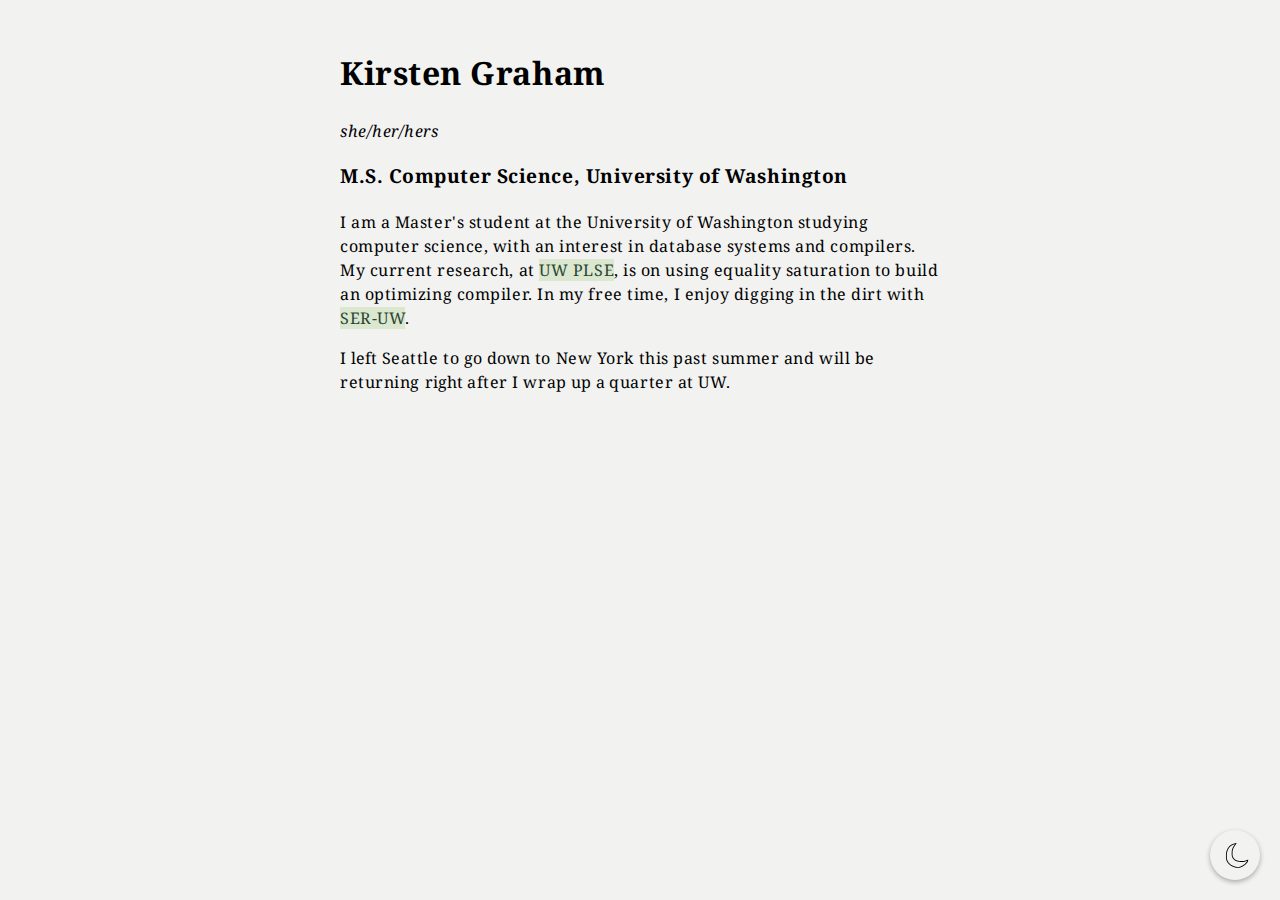
<file: docs/index.html>
<!DOCTYPE html>
<html lang="en">

<head>
	<title>Kirsten Graham</title>
	<link rel="stylesheet" href="./styles.css">

	<link rel="preconnect" href="https://fonts.googleapis.com">
	<link rel="preconnect" href="https://fonts.gstatic.com" crossorigin>
	<link href="https://fonts.googleapis.com/css2?family=Noto+Serif&display=swap" rel="stylesheet">
	<meta name="viewport" content="width=device-width, initial-scale=1">

	<script>
		console.log('hi :)');
		console.log('you should put in the konami code');

		var keyQueue = [];
		var keySequence = [38, 38, 40, 40, 37, 39, 37, 39, 66, 65];

		var buttonQueue = [];
		var buttonSequence = ['up', 'up', 'down', 'down', 'left', 'right', 'left', 'right', 'be', 'a'];

		function equal(a, b) {
			return a.length === b.length && a.every((v, i) => v === b[i]);
		}

		function success() {
			if (keyQueue.length != keySequence.length) { return false; }

			for (let i = 0; i < keyQueue.length; i++) {
				if (keyQueue[i] !== keySequence[i]) {
					return false;
				}
			}
			return true;
		}

		function activatePartyMode() {
			if (confirm("you have unlocked party mode. will you accept the responsibility?")) {
				document.body.classList.add("party-time");
				for (const el of document.getElementsByClassName('party-exclusive'))
					el.style.visibility = "visible";

				updateText();
			}
		}

		document.addEventListener('DOMContentLoaded', function () {
			document.querySelectorAll('.konami').forEach(button => {
				button.addEventListener('click', function () {
					buttonQueue.push(button.id);
					if (buttonQueue.length > 10) {
						buttonQueue.shift();
					}

					if (equal(buttonQueue, buttonSequence)) {
						activatePartyMode();
					}
				});
			});

			document.getElementById('toggle-mode').addEventListener('click', function () {
				document.body.classList.toggle("dark");
				document.body.classList.toggle("light");

			});

			const observer = new MutationObserver(mutations => {
				mutations.forEach(mutation => {
					if (mutation.attributeName === 'class') {
						document.getElementById('light-mode-icon').style.display = document.body.classList.contains("dark") ? "block" : "none";
						document.getElementById('dark-mode-icon').style.display = document.body.classList.contains("light") ? "block" : "none";
					}
				});
			});

			observer.observe(document.body, { attributes: true });


			if (window.matchMedia && window.matchMedia('(prefers-color-scheme: dark)').matches) {
				document.body.classList.add("dark");
			} else {
				document.body.classList.add("light");
			}

			window.matchMedia('(prefers-color-scheme: dark)').addEventListener('change', event => {
				if (event.matches) {
					document.body.classList.add("dark");
					document.body.classList.remove("light");
				} else {
					document.body.classList.add("light");
					document.body.classList.remove("dark");
				}
			});

		});


		document.addEventListener('keydown', function (e) {
			keyQueue.push(e.keyCode);
			if (keyQueue.length > 10) {
				keyQueue.shift();
			}

			if (success()) {
				activatePartyMode();
			}
		});

		// based on https://codepen.io/zachkrall/pen/MWWGMPx
		var colors = ["#81ac6e", "#dd7e6b", "#bfb23f", "#c73810", "#e74e3c", "#008f57"]
		function updateText() {

			let delay = 200;

			let h1 = document.getElementById("animated");
			let text = h1.innerText

			h1.innerHTML = text
				.split("")
				.map(letter => {
					return `<span>` + letter + `</span>`;
				})
				.join("");

			Array.from(h1.children).forEach((span, index) => {
				span.style.color = colors[index % colors.length];
				setTimeout(() => {
					span.classList.add("wavy");
				}, index * 70 + delay);
			});

		}
	</script>
</head>

<body>
	<div id="main">
		<h1 id="animated">Kirsten Graham</h1>
		<p><i>she/her/hers</i></p>
		<p style="font-size: 1.2em;"><b>M.S. Computer Science, University of Washington</b></p>

		<p>
			I am a Master's student at the University of Washington studying computer science, with an interest in
			database systems and compilers.
			My current research, at <a href="https://uwplse.org/">UW PLSE</a>, is on using equality saturation to
			build
			an optimizing compiler.
			In my free time, I enjoy digging in the dirt with <a href="https://sites.uw.edu/seruw/">SER-UW</a>.
		</p>
		<p>
			I <button id="left" class="konami">left</button> Seattle to go <button id="down"
				class="konami">down</button>
			to New York this past summer and will
			<button id="be" class="konami">be</button> returning <button id="right" class="konami">right</button>
			after
			I wrap <button id="up" class="konami">up</button> <button id="a" class="konami">a</button> quarter at
			UW.
		</p>

		<div id="party-procession">
			<a href="goose.pdf" style="visibility: hidden; background-color: inherit;" class="party-exclusive marquee">
				<img src="goose.svg" height="50px">
			</a>
			<img style="visibility: hidden; background-color: inherit; animation-delay: 0.7s;"
				class="party-exclusive marquee" src="turtle.svg" height="50px">
			<img style="visibility: hidden; background-color: inherit; animation-delay: 1.4s;"
				class="party-exclusive marquee" src="squirrel.svg" height="50px">
		</div>

		<button class="floating-button" id="toggle-mode">
			<img id="light-mode-icon" class="icon" src="light_mode.svg" height="40px" alt="light mode">
			<img id="dark-mode-icon" class="icon" src="dark_mode.svg" height="40px" alt="dark mode">
		</button>

	</div>
</body>

</html>
</file>
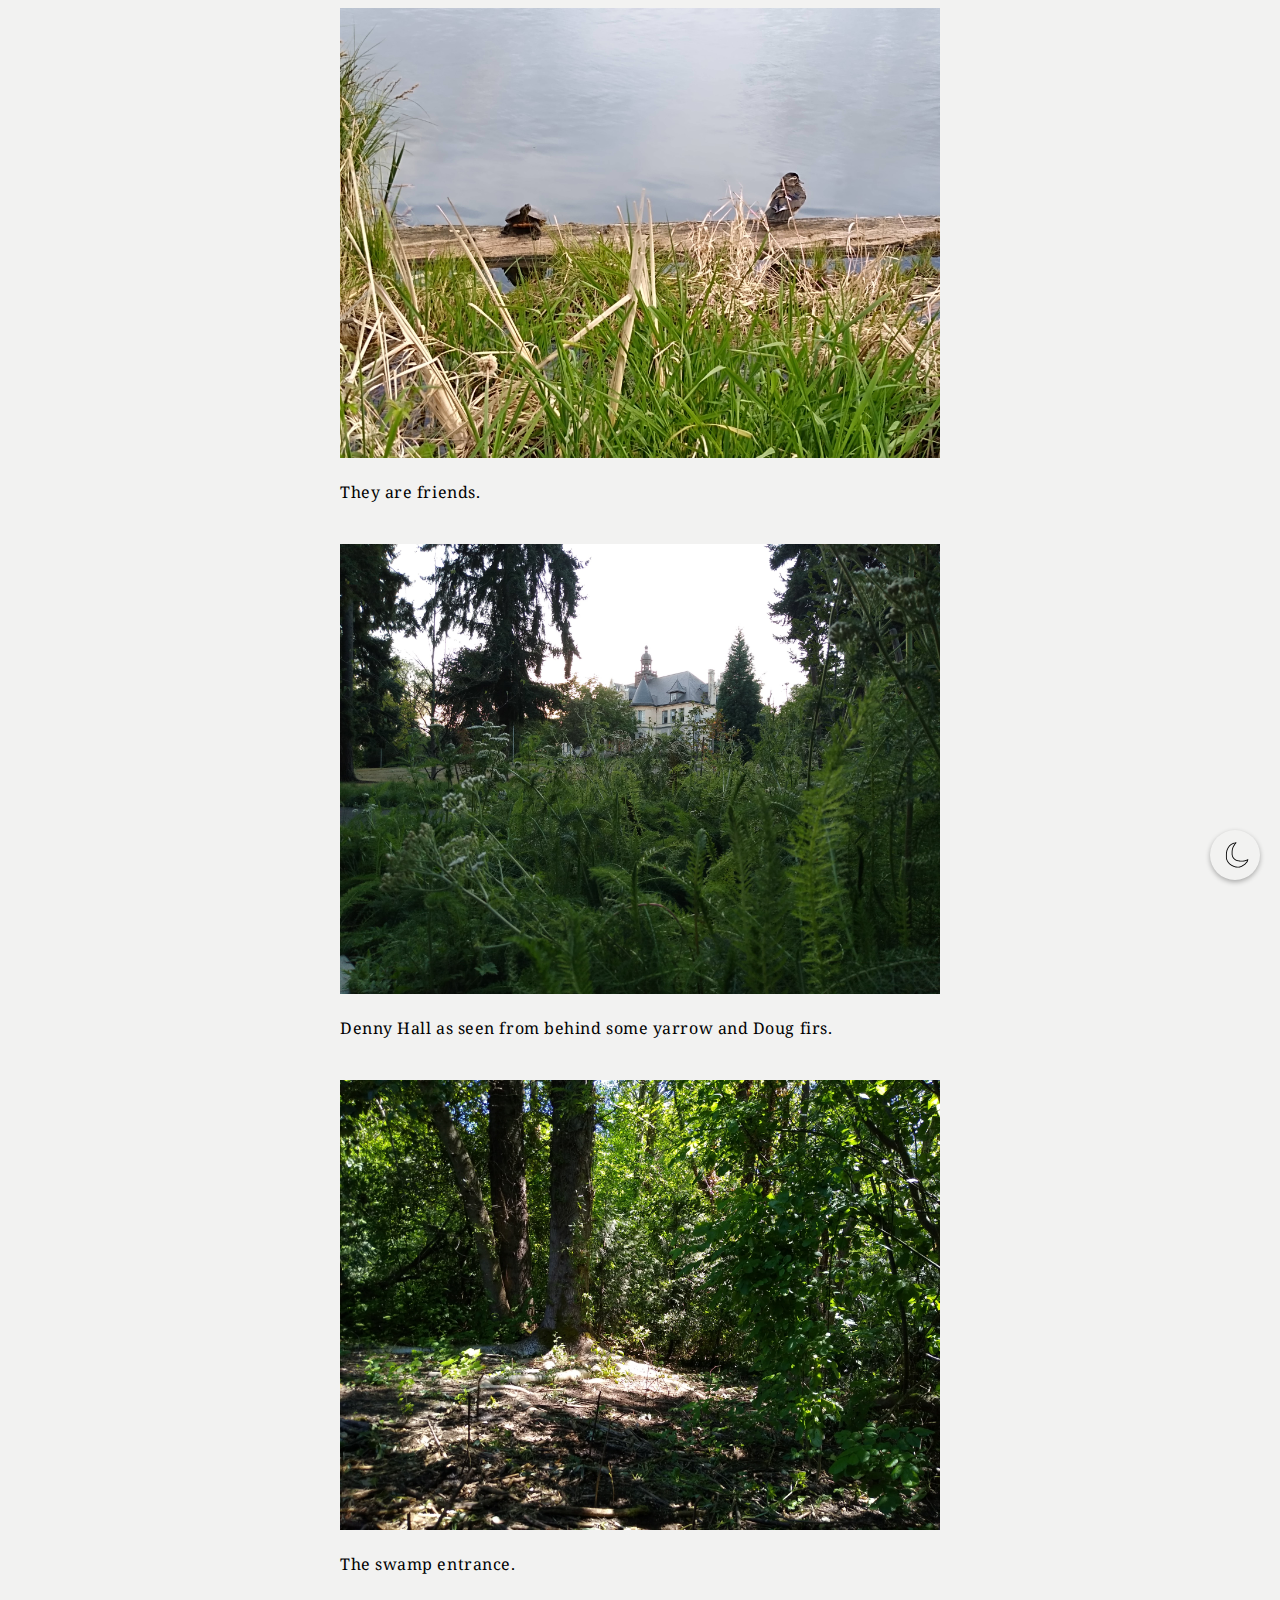
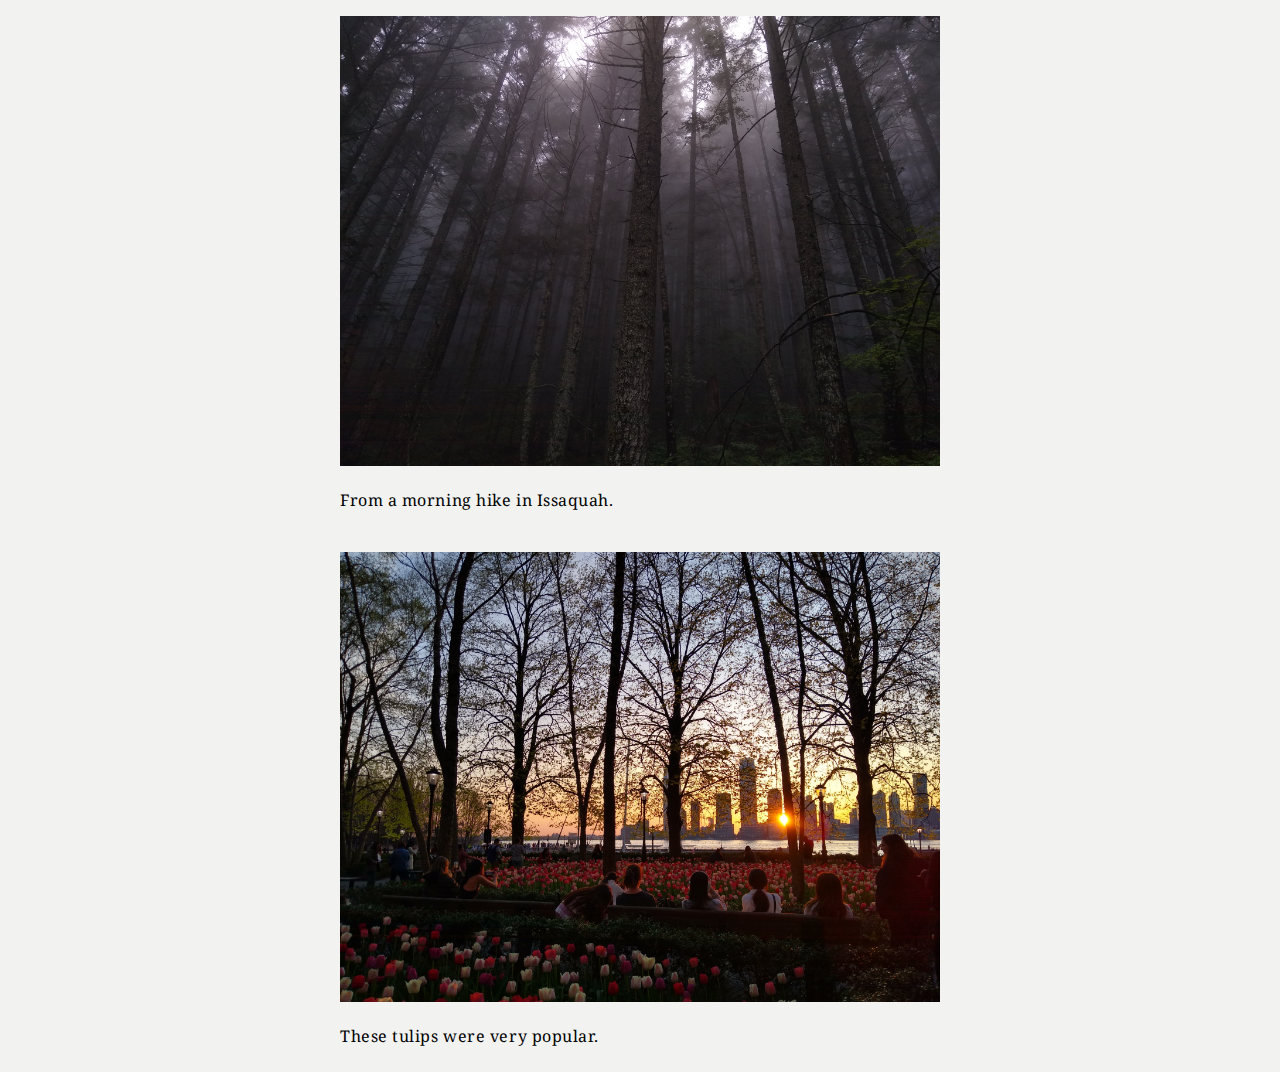
<file: docs/photos.html>
<!DOCTYPE html>
<html lang="en">

<head>
    <title>Photos</title>
    <link rel="stylesheet" href="./styles.css">

    <link rel="preconnect" href="https://fonts.googleapis.com">
    <link rel="preconnect" href="https://fonts.gstatic.com" crossorigin>
    <link href="https://fonts.googleapis.com/css2?family=Noto+Serif&display=swap" rel="stylesheet">
    <meta name="viewport" content="width=device-width, initial-scale=1">

    <script src="./dark_mode.js"></script>

    <style>
        img {
            max-width: 100%;
            height: auto;
        }
    </style>
</head>

<body>
    <div id="main">
        <img src="photos/turtle_and_duck.jpg" width="600px"
            alt="a turtle and a duck sitting on the same log in a marsh in the spring">
        <p>They are friends.</p>
        <br>
        <img src="photos/denny.jpg" width="600px"
            alt="stately Denny Hall framed by douglas firs and a fluffy clump of yarrow">
        <p>Denny Hall as seen from behind some yarrow and Doug firs.</p>
        <br>
        <img src="photos/yesler_swamp.jpg" width="600px"
            alt="a tree and underbrush lit by dappled sunlight shining through green leaves">
        <p>The swamp entrance.</p>
        <br>
        <img src="photos/fog.jpg" width="600px" alt="dim tree trunks in the morning fog">
        <p>From a morning hike in Issaquah.</p>
        <br>

        <img src="photos/sunset_tulips.jpg" width="600px"
            alt="a lovely garden of tulips against the city skyline at sunset">
        <p>These tulips were very popular.</p>
        <button class="floating-button" id="toggle-mode">
            <img id="light-mode-icon" class="icon" src="light_mode.svg" height="40px" alt="light mode">
            <img id="dark-mode-icon" class="icon" src="dark_mode.svg" height="40px" alt="dark mode">
        </button>
    </div>
</body>

</html>
</file>
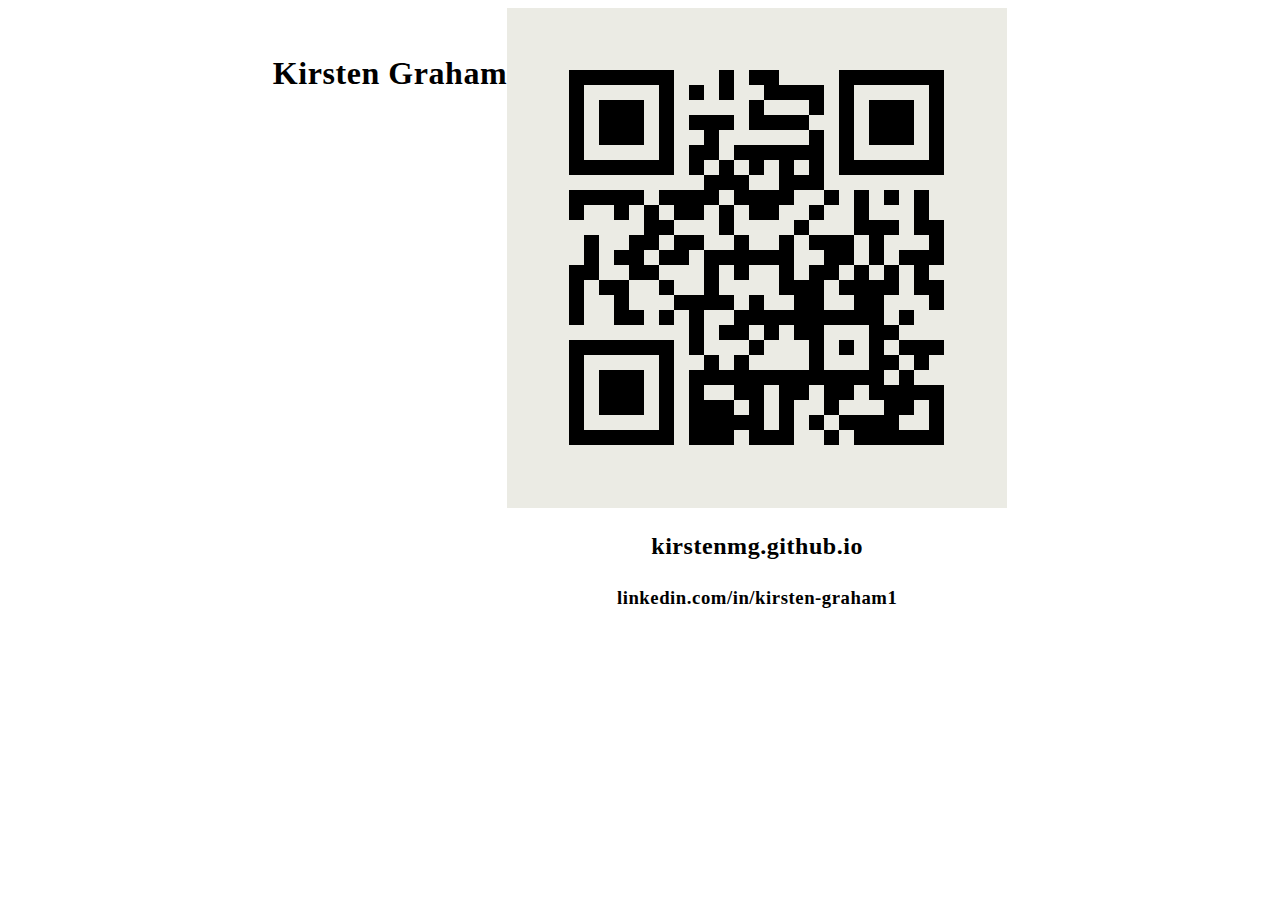
<file: docs/qr.html>
<head>
	<title>Kirsten Graham</title>
    <link rel="stylesheet" href="./styles.css">

<link rel="preconnect" href="https://fonts.googleapis.com">
<link rel="preconnect" href="https://fonts.gstatic.com" crossorigin>
<link href="https://fonts.googleapis.com/css2?family=Noto+Serif&display=swap" rel="stylesheet">
<meta name="viewport" content="width=device-width, initial-scale=1">
</head>

<body>
	<h1 style="text-align: center;">Kirsten Graham</h1>
	<div class="container">
<img alt="QR code for this website" style="max-width:100%; height: auto; display:block;margin-left:auto;margin-right:auto" src="qr.png">
	<h2 style="text-align: center; ">kirstenmg.github.io</h2>
		<h3 style="text-align:center">linkedin.com/in/kirsten-graham1</h3>
	</div>

</body>
</file>
<file: docs/styles.css>
:root {
	--content-width: 600px;
}

body {
	display: flex;
	justify-content: center;
	letter-spacing: 0.55px;
	line-height: 1.5;
}

h1 {
	padding-top: 20px;
}

a {
	text-decoration-line: none;
}

.light {
	background-color: #f2f2f1;

	a {
		background-color: #dbe7ce;
		color: #2a4635;
	}
}

#main {
	font-family: 'Noto Serif', serif;
	max-width: var(--content-width);
}

.konami {
	appearance: none;
	background: none;
	border: none;
	color: inherit;
	font: inherit;
	padding: 0;
	cursor: pointer;
}

.dark {
	background-color: #302d2c;
	color: #caccc5;

	h1 {
		color: #caccc5;
	}

	a {
		background-color: #3c4f44;
		color: #caccc5;
	}

	#party-procession {
		img {
			filter: invert(88%) sepia(3%) saturate(373%) hue-rotate(36deg) brightness(93%) contrast(93%);
		}
	}
}


.wavy {
	animation-name: wavy;
	animation-duration: 1.1s;
	animation-timing-function: ease-in-out;
	animation-iteration-count: infinite;
	position: relative;
	top: 0;
	left: 0;
}

@keyframes wavy {
	0% {
		top: 0px;
	}

	50% {
		top: -15px;
	}

	100% {
		top: 0px;
	}
}

#party-procession {
	position: relative
}

.marquee {
	position: absolute;
	animation-name: marquee;
	animation-duration: 7s;
	animation-iteration-count: infinite;
	animation-timing-function: linear;
}

@keyframes marquee {
	from {
		left: 0%;
	}

	to {
		left: 90%;
	}
}

.floating-button {
	position: fixed;
	bottom: 20px;
	right: 20px;
	background-color: inherit;
	color: white;
	border: none;
	border-radius: 50%;
	width: 50px;
	height: 50px;
	font-size: 24px;
	cursor: pointer;
	box-shadow: 0 2px 5px rgba(0, 0, 0, 0.3);
}

.icon {
	padding-top: 3px;
	padding-left: 2px;
}
</file>
